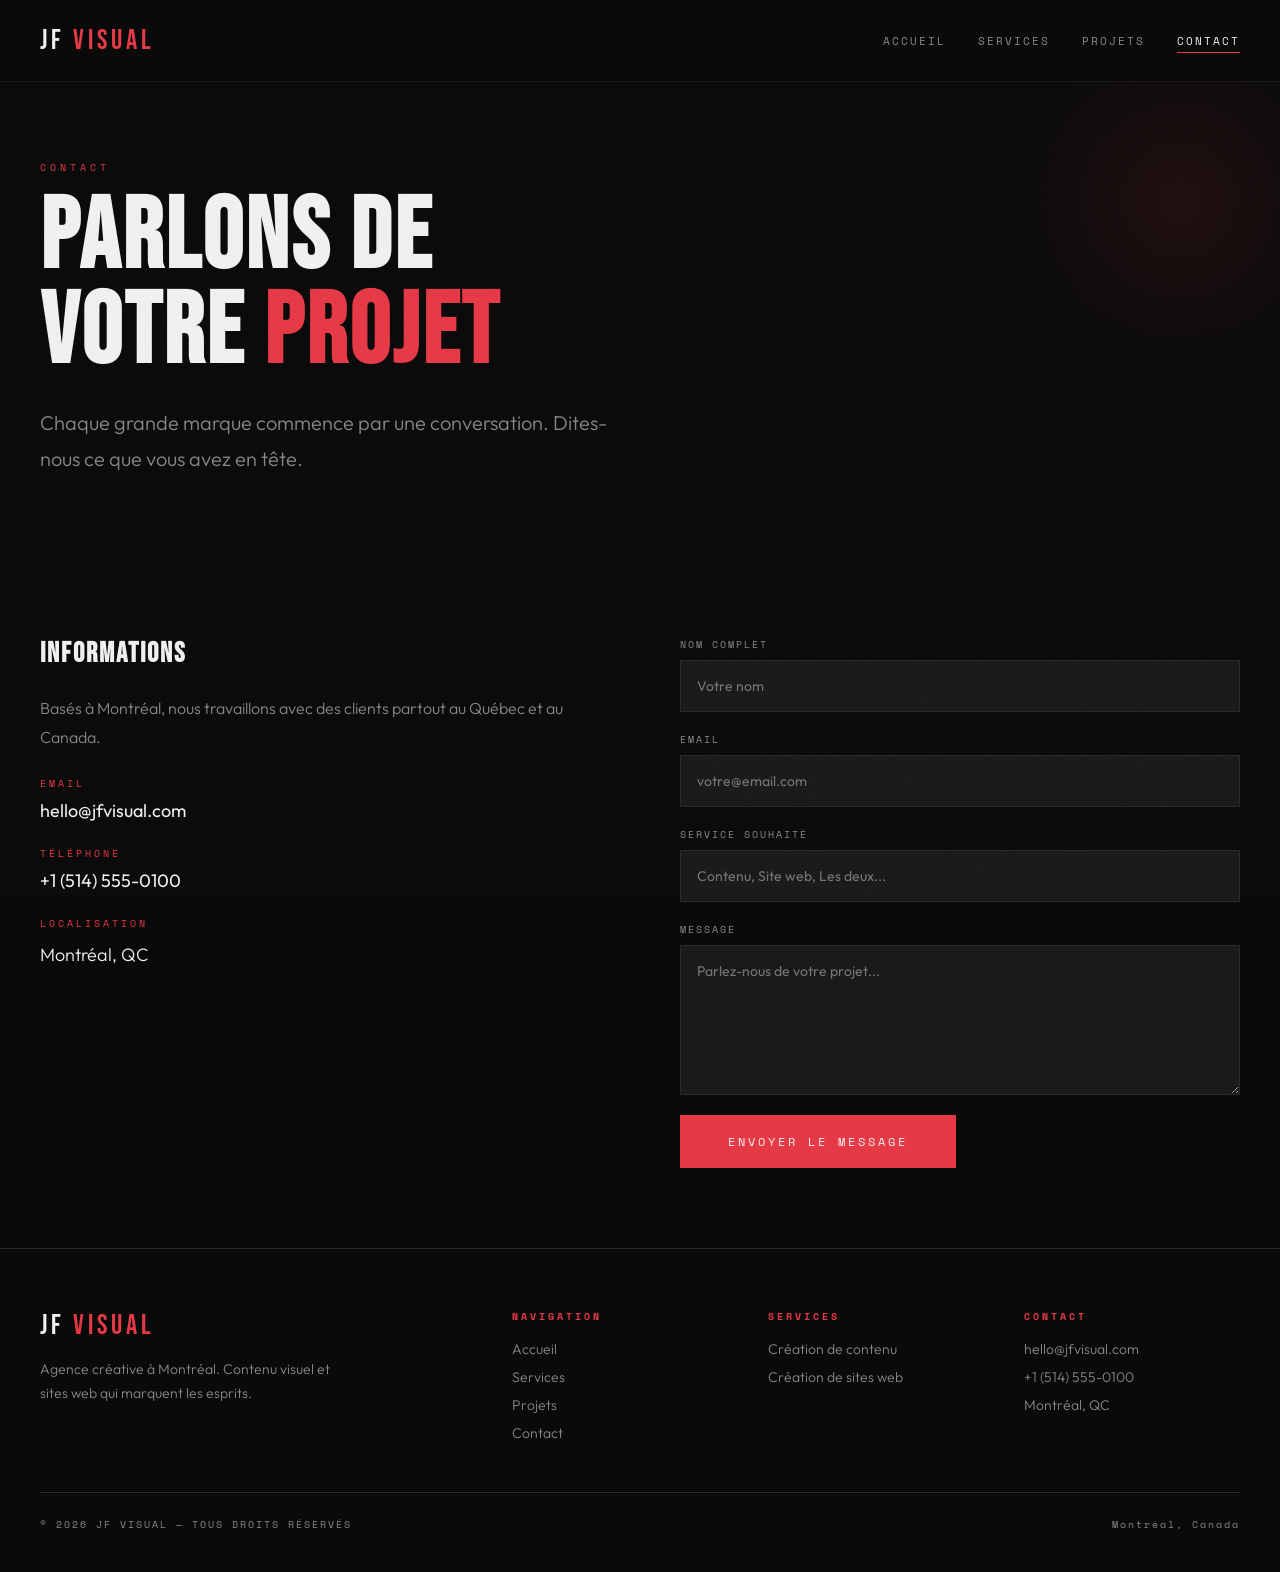
<file: contact.html>
<!DOCTYPE html>
<html lang="fr">
<head>
<meta charset="UTF-8">
<meta name="viewport" content="width=device-width, initial-scale=1.0">
<title>Contact — JF Visual</title>
<link href="https://fonts.googleapis.com/css2?family=Bebas+Neue&family=Space+Mono:wght@400;700&family=Outfit:wght@300;400;500;600;700&display=swap" rel="stylesheet">
<link rel="stylesheet" href="/css/styles.css">
</head>
<body>
<div class="page-header">
<div class="label reveal">Contact</div>
<h1 class="reveal">PARLONS DE<br>VOTRE <em>PROJET</em></h1>
<p class="intro reveal">Chaque grande marque commence par une conversation. Dites-nous ce que vous avez en tête.</p>
</div>
<div class="contact-grid">
<div class="contact-info reveal">
<h3>INFORMATIONS</h3>
<p>Basés à Montréal, nous travaillons avec des clients partout au Québec et au Canada.</p>
<div class="contact-detail"><div class="label">Email</div><a href="mailto:hello@jfvisual.com">hello@jfvisual.com</a></div>
<div class="contact-detail"><div class="label">Téléphone</div><a href="tel:+15145550100">+1 (514) 555-0100</a></div>
<div class="contact-detail"><div class="label">Localisation</div><p style="font-size:18px;color:var(--white)">Montréal, QC</p></div>
</div>
<div class="contact-form reveal">
<div class="form-group"><label>Nom complet</label><input type="text" name="name" placeholder="Votre nom"></div>
<div class="form-group"><label>Email</label><input type="email" name="email" placeholder="votre@email.com"></div>
<div class="form-group"><label>Service souhaité</label><input type="text" name="service" placeholder="Contenu, Site web, Les deux..."></div>
<div class="form-group"><label>Message</label><textarea name="message" placeholder="Parlez-nous de votre projet..."></textarea></div>
<button type="button" class="submit-btn">Envoyer le message</button>
</div>
</div>
<script src="/js/components.js"></script>
</body>
</html>
</file>
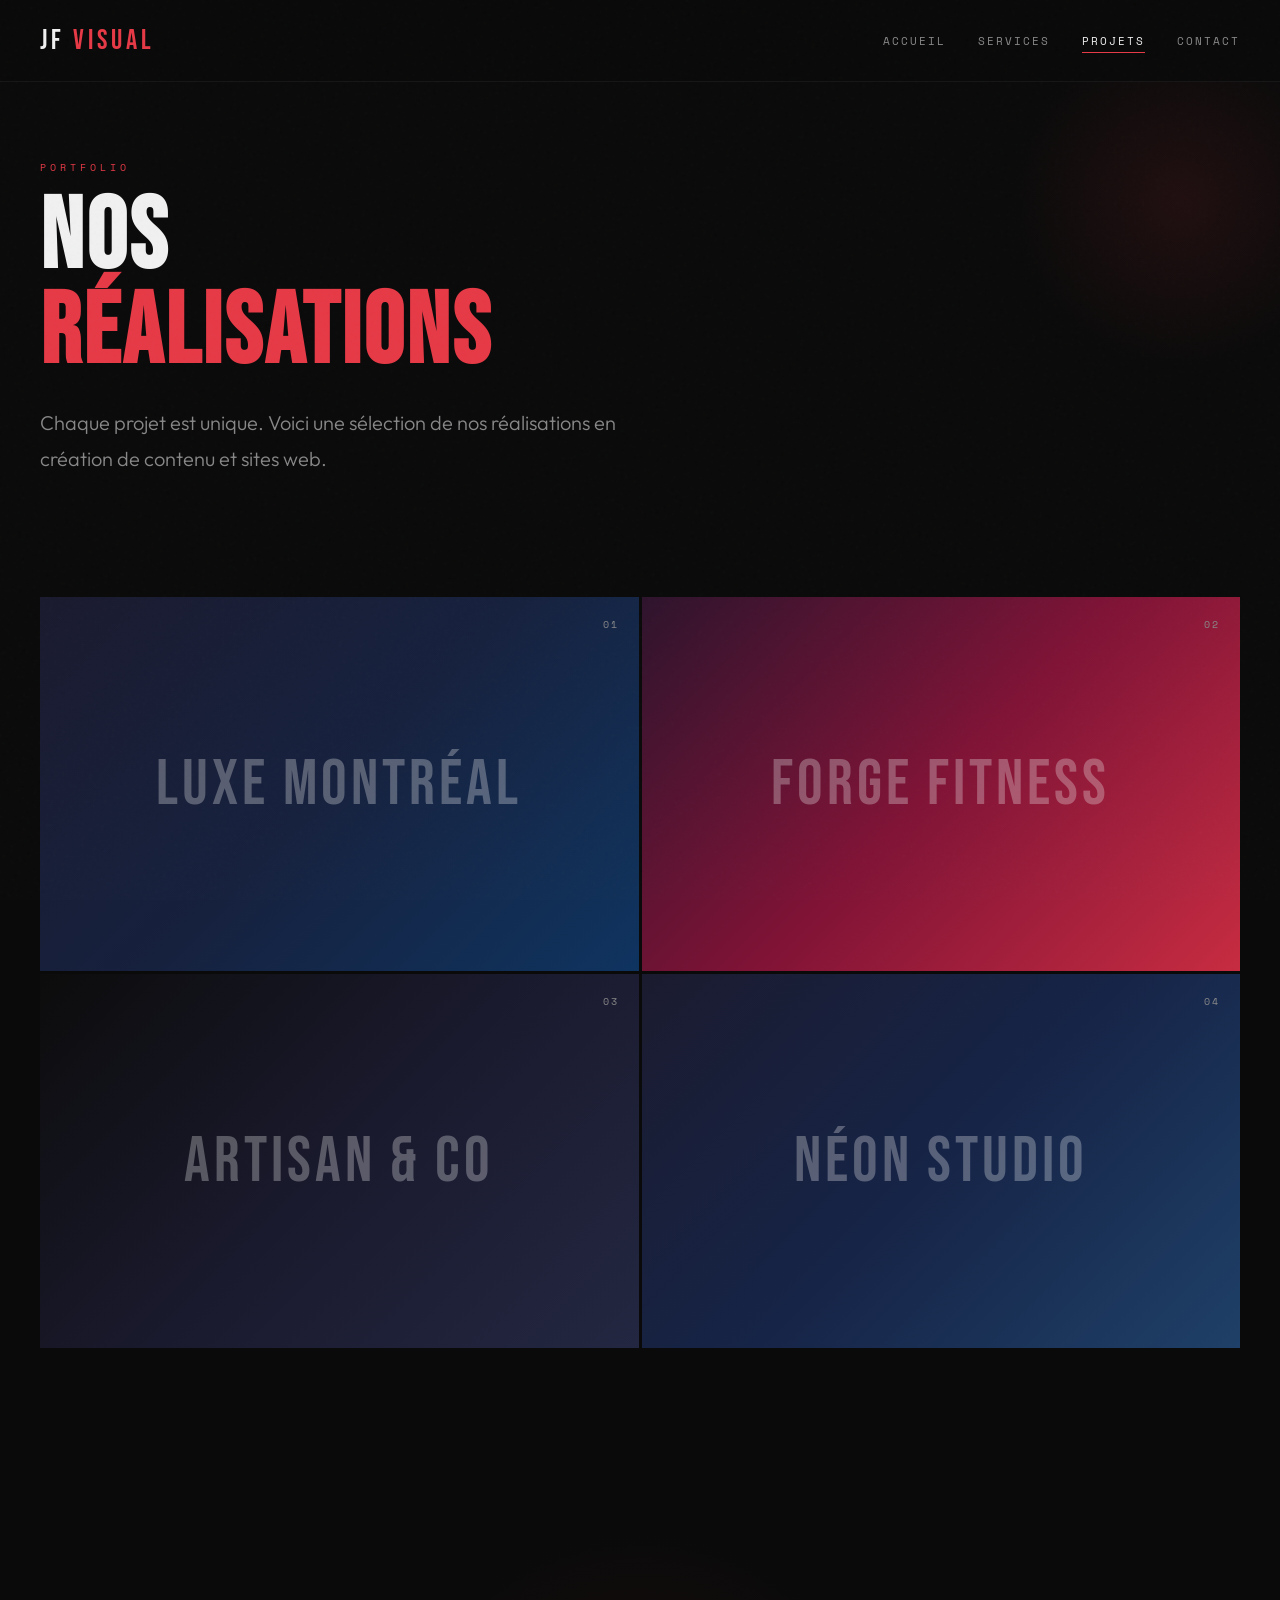
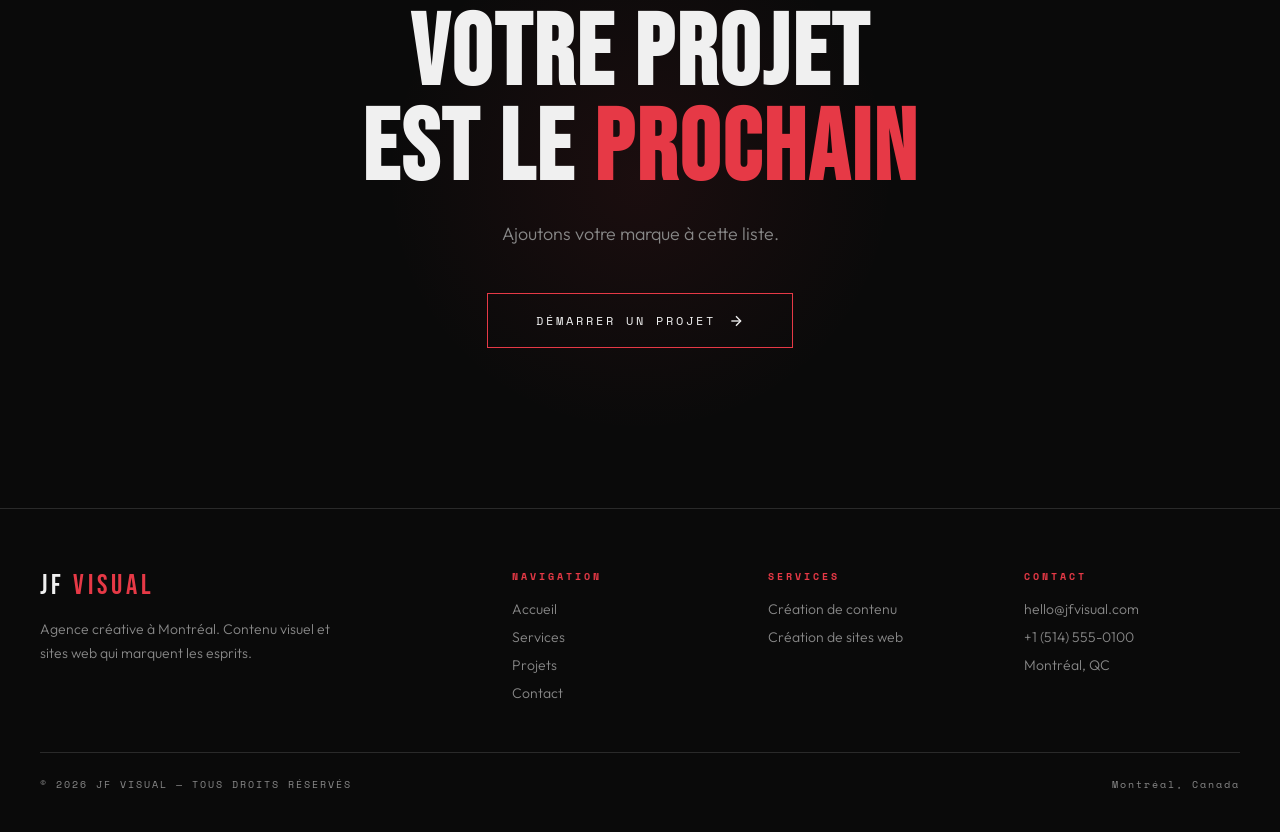
<file: projets.html>
<!DOCTYPE html>
<html lang="fr">
<head>
<meta charset="UTF-8">
<meta name="viewport" content="width=device-width, initial-scale=1.0">
<title>Projets — JF Visual</title>
<link href="https://fonts.googleapis.com/css2?family=Bebas+Neue&family=Space+Mono:wght@400;700&family=Outfit:wght@300;400;500;600;700&display=swap" rel="stylesheet">
<link rel="stylesheet" href="/css/styles.css">
</head>
<body>
<div class="page-header">
<div class="label reveal">Portfolio</div>
<h1 class="reveal">NOS<br><em>RÉALISATIONS</em></h1>
<p class="intro reveal">Chaque projet est unique. Voici une sélection de nos réalisations en création de contenu et sites web.</p>
</div>
<div class="section" style="padding-top:0">
<div class="portfolio-grid">
<div class="portfolio-item reveal"><div class="inner" style="background:linear-gradient(135deg,#1a1a2e,#16213e,#0f3460)"><span class="p-label">LUXE MONTRÉAL</span></div><div class="overlay"><div class="p-tag">Site web + Contenu</div><div class="p-title">LUXE MONTRÉAL</div></div><div class="p-number">01</div></div>
<div class="portfolio-item reveal"><div class="inner" style="background:linear-gradient(135deg,#2d132c,#801336,#c72c41)"><span class="p-label">FORGE FITNESS</span></div><div class="overlay"><div class="p-tag">Branding + Site web</div><div class="p-title">FORGE FITNESS</div></div><div class="p-number">02</div></div>
<div class="portfolio-item reveal"><div class="inner" style="background:linear-gradient(135deg,#0c0c0c,#1a1a2e,#232741)"><span class="p-label">ARTISAN &amp; CO</span></div><div class="overlay"><div class="p-tag">Contenu Social</div><div class="p-title">ARTISAN &amp; CO</div></div><div class="p-number">03</div></div>
<div class="portfolio-item reveal"><div class="inner" style="background:linear-gradient(135deg,#1b1b2f,#162447,#1f4068)"><span class="p-label">NÉON STUDIO</span></div><div class="overlay"><div class="p-tag">Identité + Site web</div><div class="p-title">NÉON STUDIO</div></div><div class="p-number">04</div></div>
</div>
</div>
<div class="cta-section"><h2 class="cta-title reveal">VOTRE PROJET<br>EST LE <em>PROCHAIN</em></h2><p class="cta-sub reveal">Ajoutons votre marque à cette liste.</p>
<a href="/contact.html" class="cta-btn reveal"><span>Démarrer un projet</span><svg viewBox="0 0 24 24"><line x1="5" y1="12" x2="19" y2="12"/><polyline points="12 5 19 12 12 19"/></svg></a></div>
<script src="/js/components.js"></script>
</body>
</html>
</file>
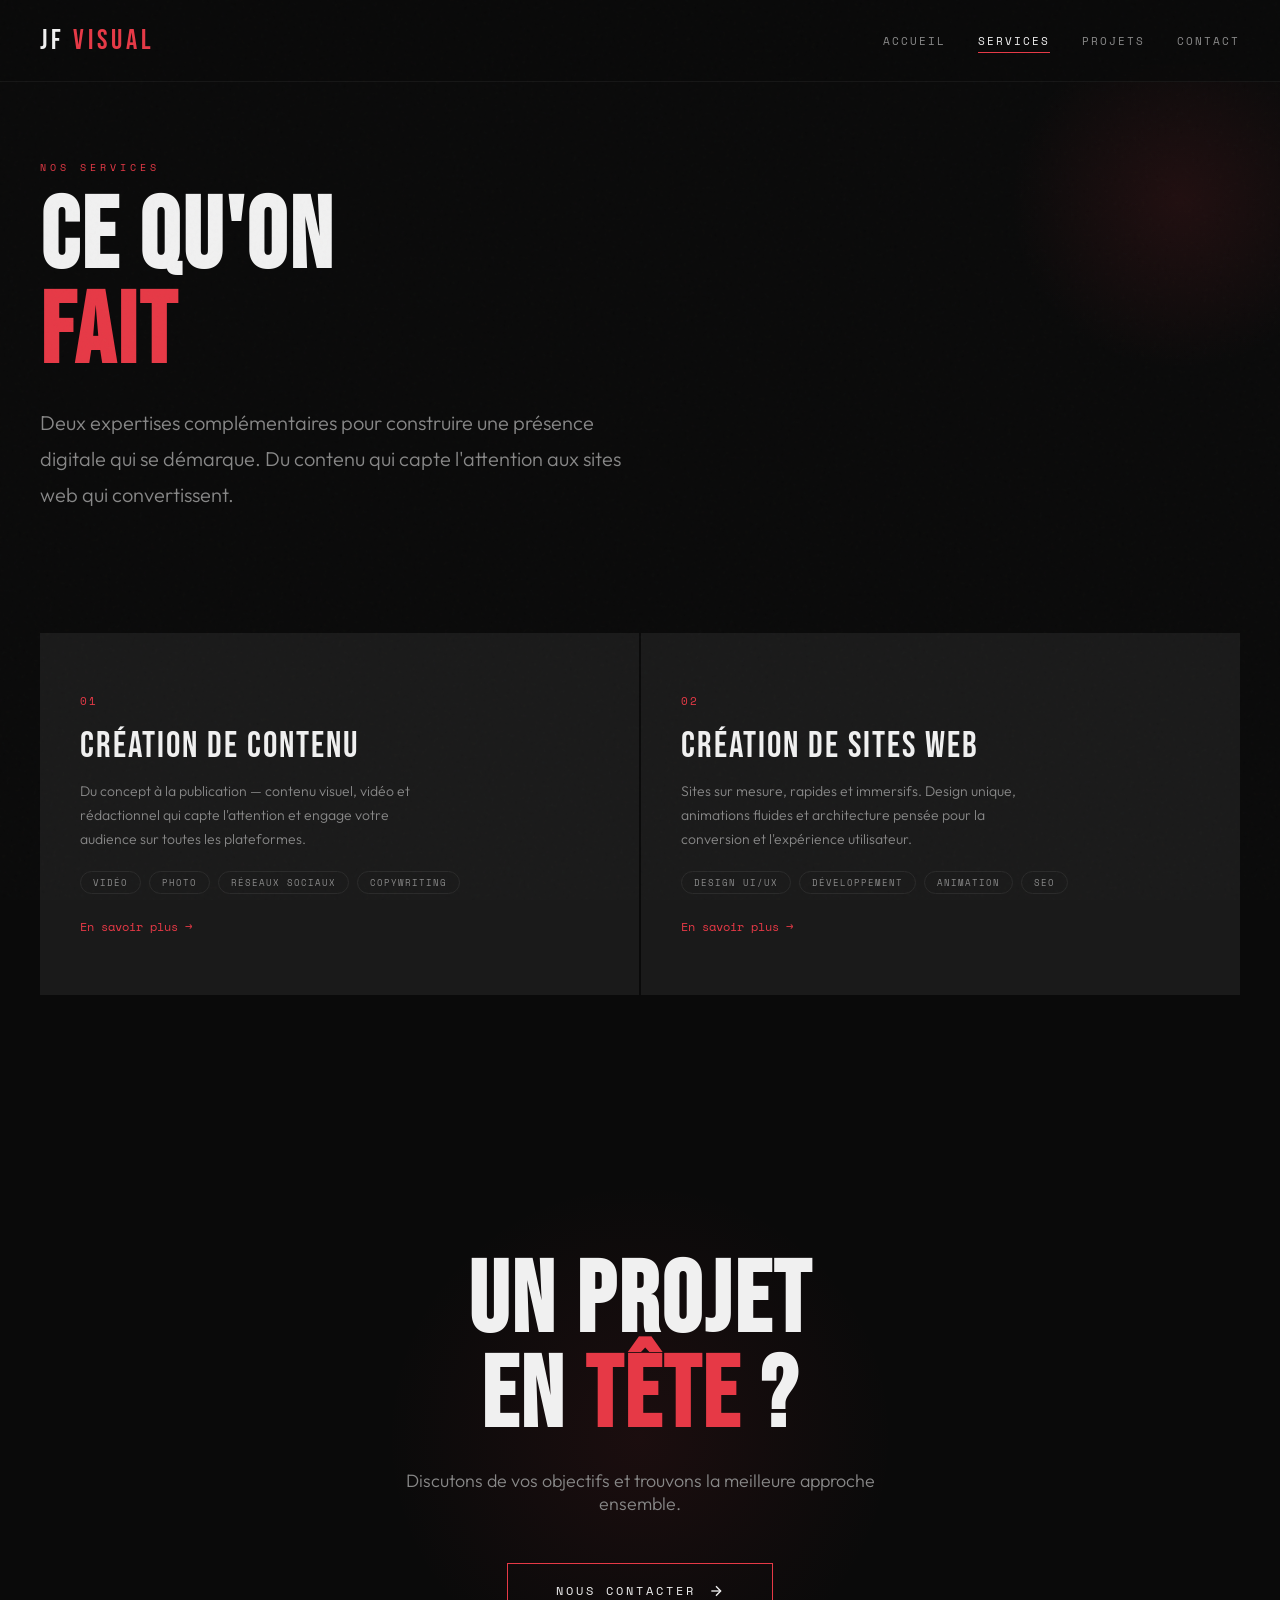
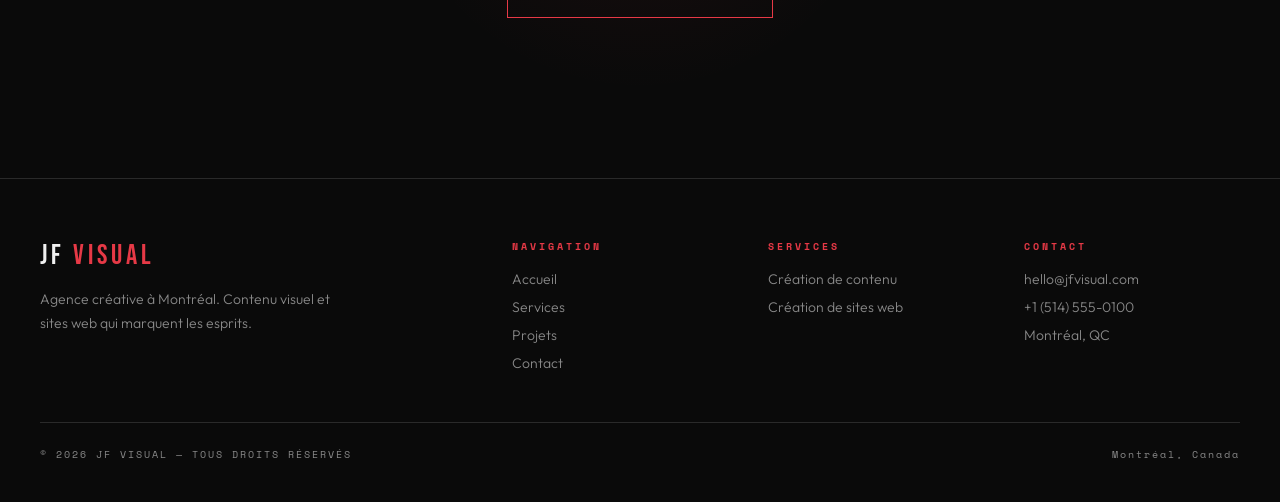
<file: services.html>
<!DOCTYPE html>
<html lang="fr">
<head>
<meta charset="UTF-8">
<meta name="viewport" content="width=device-width, initial-scale=1.0">
<title>Services — JF Visual</title>
<meta name="description" content="Nos services de création de contenu et sites web">
<link href="https://fonts.googleapis.com/css2?family=Bebas+Neue&family=Space+Mono:wght@400;700&family=Outfit:wght@300;400;500;600;700&display=swap" rel="stylesheet">
<link rel="stylesheet" href="/css/styles.css">
</head>
<body>
<div class="page-header">
<div class="label reveal">Nos services</div>
<h1 class="reveal">CE QU'ON<br><em>FAIT</em></h1>
<p class="intro reveal">Deux expertises complémentaires pour construire une présence digitale qui se démarque. Du contenu qui capte l'attention aux sites web qui convertissent.</p>
</div>
<div class="section" style="padding-top:0">
<div class="services-grid">
<a href="/services/creation-contenu.html" class="service-card reveal"><div class="service-num">01</div><div class="service-name">CRÉATION DE CONTENU</div><div class="service-desc">Du concept à la publication — contenu visuel, vidéo et rédactionnel qui capte l'attention et engage votre audience sur toutes les plateformes.</div><div class="service-tags"><span>Vidéo</span><span>Photo</span><span>Réseaux sociaux</span><span>Copywriting</span></div><div class="service-arrow">En savoir plus →</div></a>
<a href="/services/creation-sites-web.html" class="service-card reveal"><div class="service-num">02</div><div class="service-name">CRÉATION DE SITES WEB</div><div class="service-desc">Sites sur mesure, rapides et immersifs. Design unique, animations fluides et architecture pensée pour la conversion et l'expérience utilisateur.</div><div class="service-tags"><span>Design UI/UX</span><span>Développement</span><span>Animation</span><span>SEO</span></div><div class="service-arrow">En savoir plus →</div></a>
</div>
</div>
<div class="cta-section"><h2 class="cta-title reveal">UN PROJET<br>EN <em>TÊTE</em> ?</h2><p class="cta-sub reveal">Discutons de vos objectifs et trouvons la meilleure approche ensemble.</p>
<a href="/contact.html" class="cta-btn reveal"><span>Nous contacter</span><svg viewBox="0 0 24 24"><line x1="5" y1="12" x2="19" y2="12"/><polyline points="12 5 19 12 12 19"/></svg></a></div>
<script src="/js/components.js"></script>
</body>
</html>
</file>
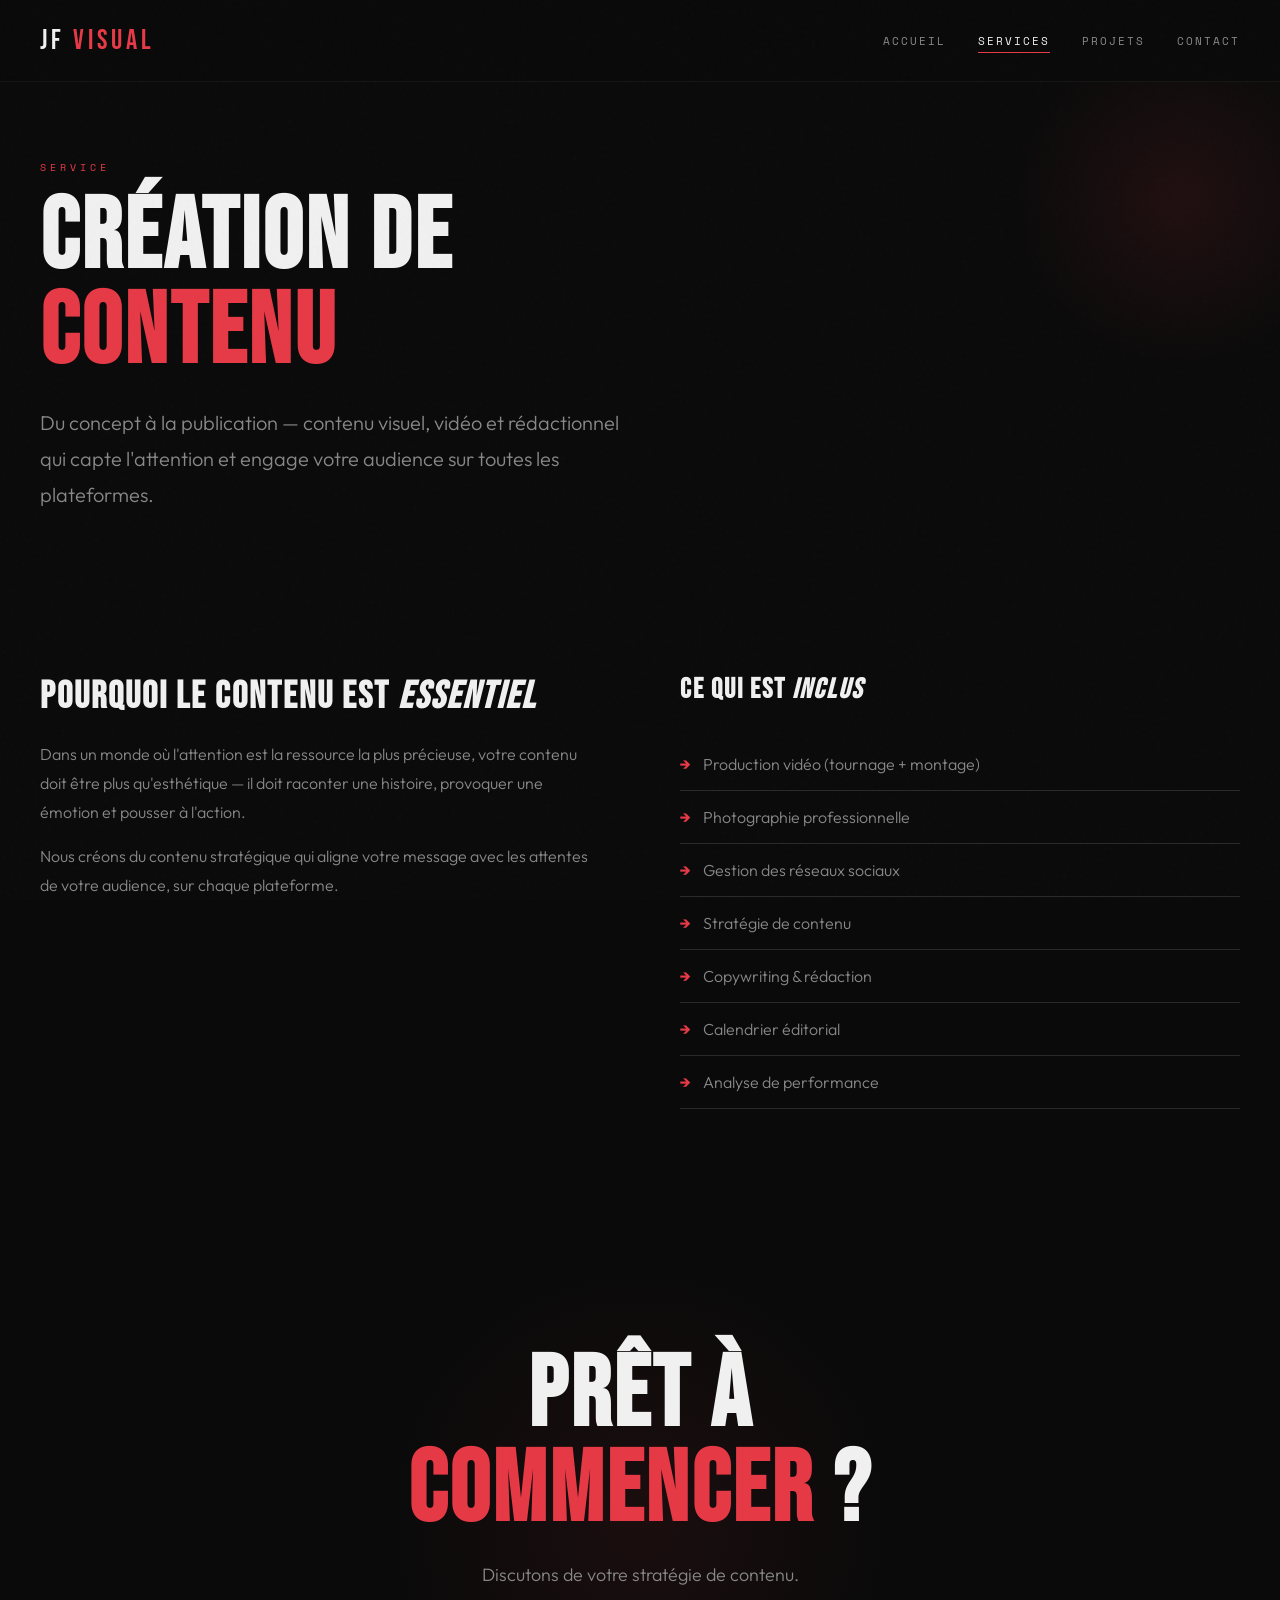
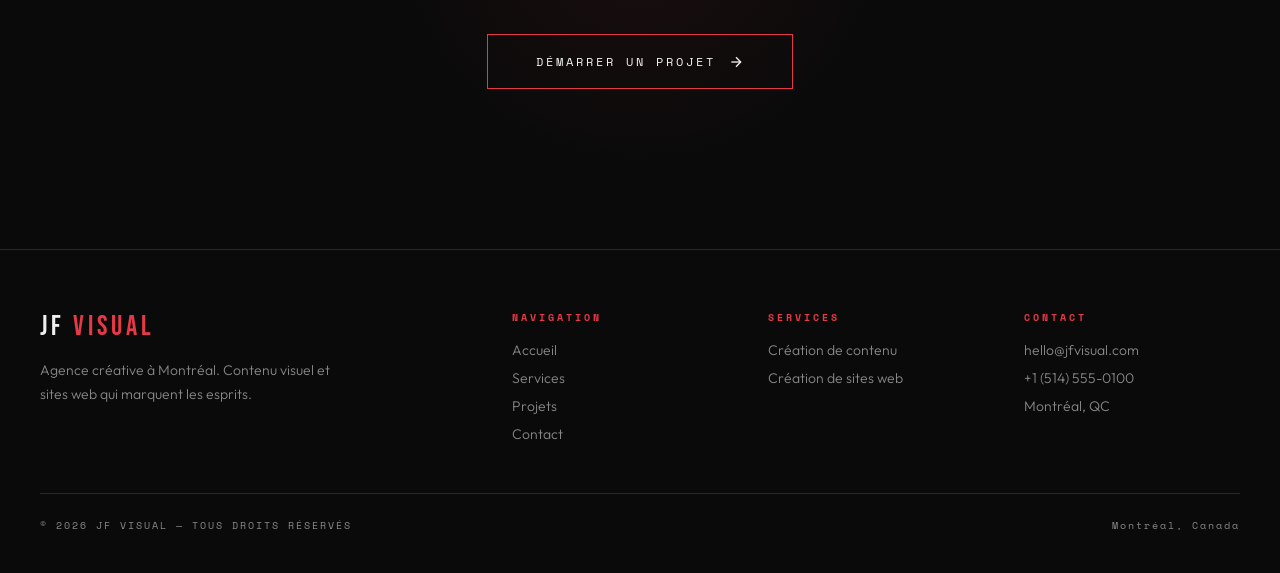
<file: services/creation-contenu.html>
<!DOCTYPE html>
<html lang="fr">
<head>
<meta charset="UTF-8">
<meta name="viewport" content="width=device-width, initial-scale=1.0">
<title>Création de contenu — JF Visual</title>
<link href="https://fonts.googleapis.com/css2?family=Bebas+Neue&family=Space+Mono:wght@400;700&family=Outfit:wght@300;400;500;600;700&display=swap" rel="stylesheet">
<link rel="stylesheet" href="/css/styles.css">
</head>
<body>
<div class="page-header">
<div class="label reveal">Service</div>
<h1 class="reveal">CRÉATION DE<br><em>CONTENU</em></h1>
<p class="intro reveal">Du concept à la publication — contenu visuel, vidéo et rédactionnel qui capte l'attention et engage votre audience sur toutes les plateformes.</p>
</div>
<div class="service-detail">
<div class="service-detail-content reveal">
<h2>POURQUOI LE CONTENU EST <em>ESSENTIEL</em></h2>
<p>Dans un monde où l'attention est la ressource la plus précieuse, votre contenu doit être plus qu'esthétique — il doit raconter une histoire, provoquer une émotion et pousser à l'action.</p>
<p>Nous créons du contenu stratégique qui aligne votre message avec les attentes de votre audience, sur chaque plateforme.</p>
</div>
<div class="reveal">
<h2 style="font-family:var(--font-display);font-size:28px;letter-spacing:2px;margin-bottom:20px">CE QUI EST <em>INCLUS</em></h2>
<ul class="service-features">
<li>Production vidéo (tournage + montage)</li>
<li>Photographie professionnelle</li>
<li>Gestion des réseaux sociaux</li>
<li>Stratégie de contenu</li>
<li>Copywriting & rédaction</li>
<li>Calendrier éditorial</li>
<li>Analyse de performance</li>
</ul>
</div>
</div>
<div class="cta-section"><h2 class="cta-title reveal">PRÊT À<br><em>COMMENCER</em> ?</h2><p class="cta-sub reveal">Discutons de votre stratégie de contenu.</p>
<a href="/contact.html" class="cta-btn reveal"><span>Démarrer un projet</span><svg viewBox="0 0 24 24"><line x1="5" y1="12" x2="19" y2="12"/><polyline points="12 5 19 12 12 19"/></svg></a></div>
<script src="/js/components.js"></script>
</body>
</html>
</file>
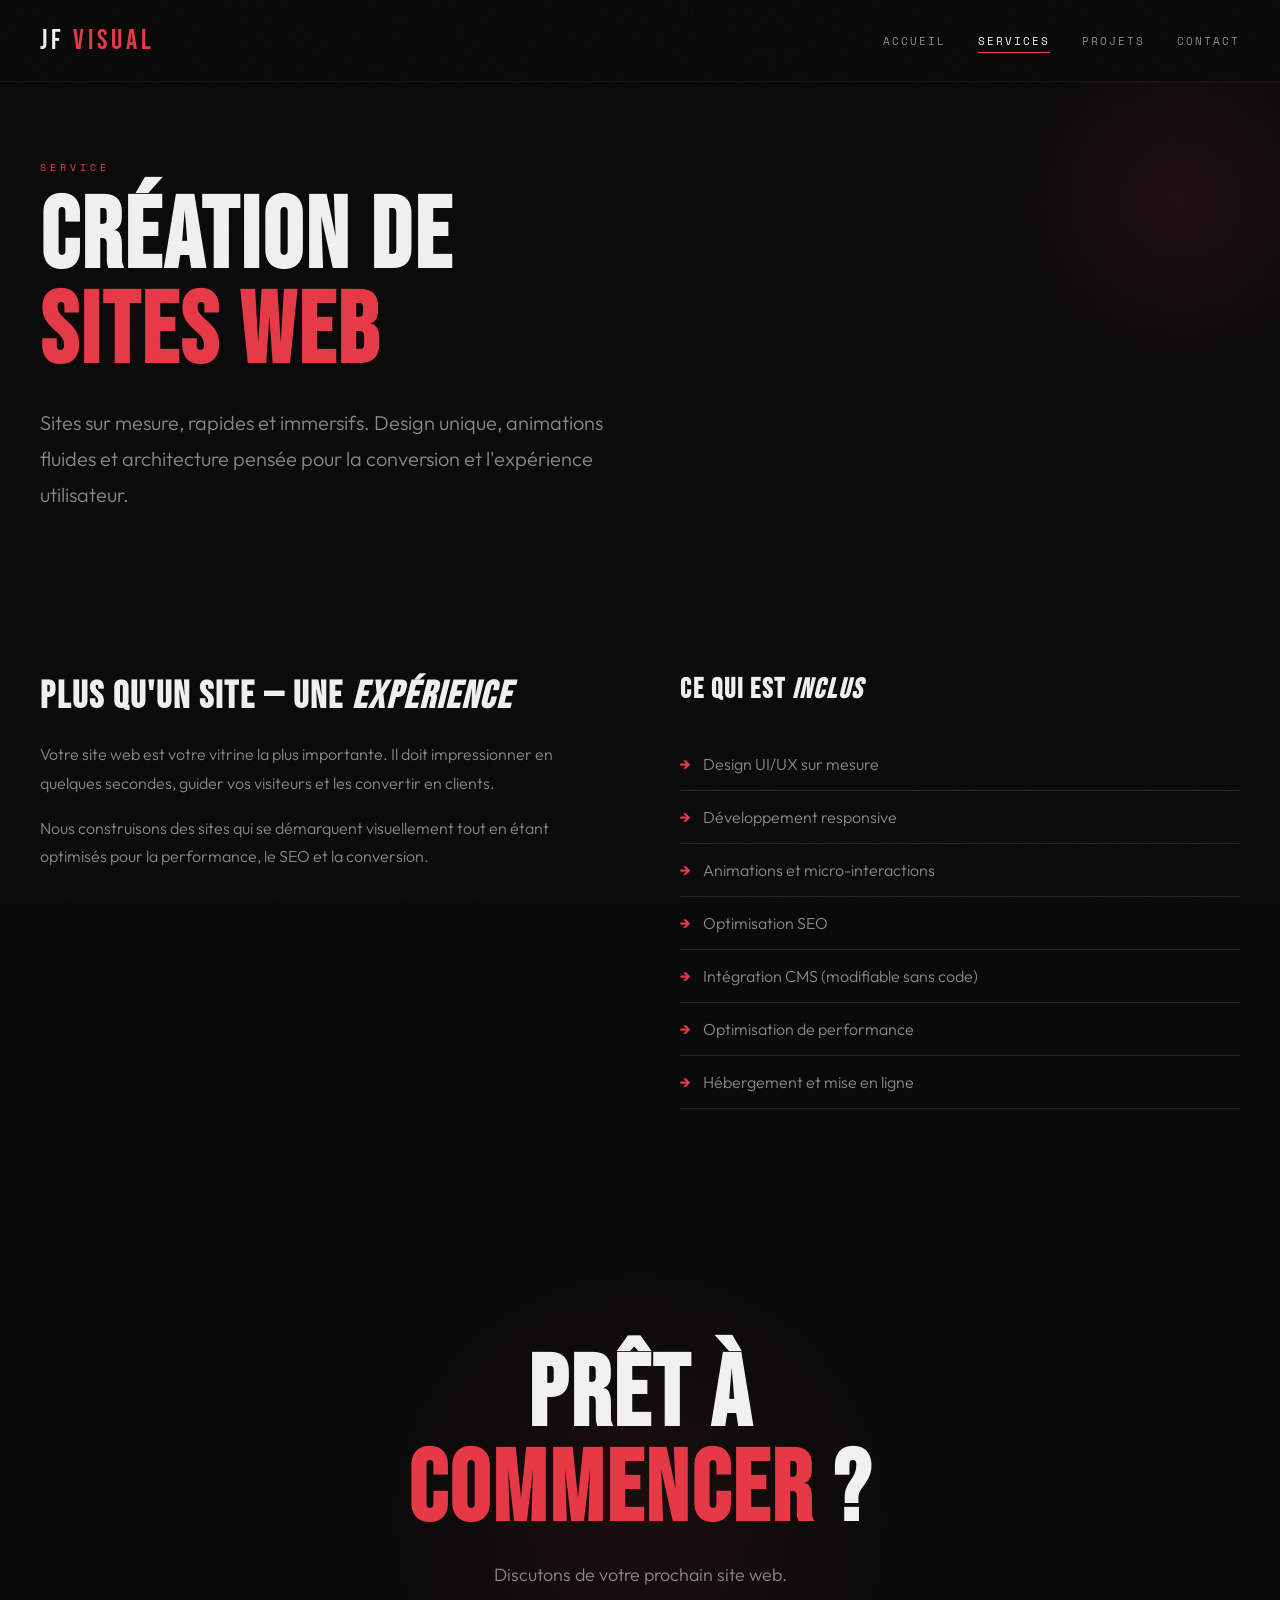
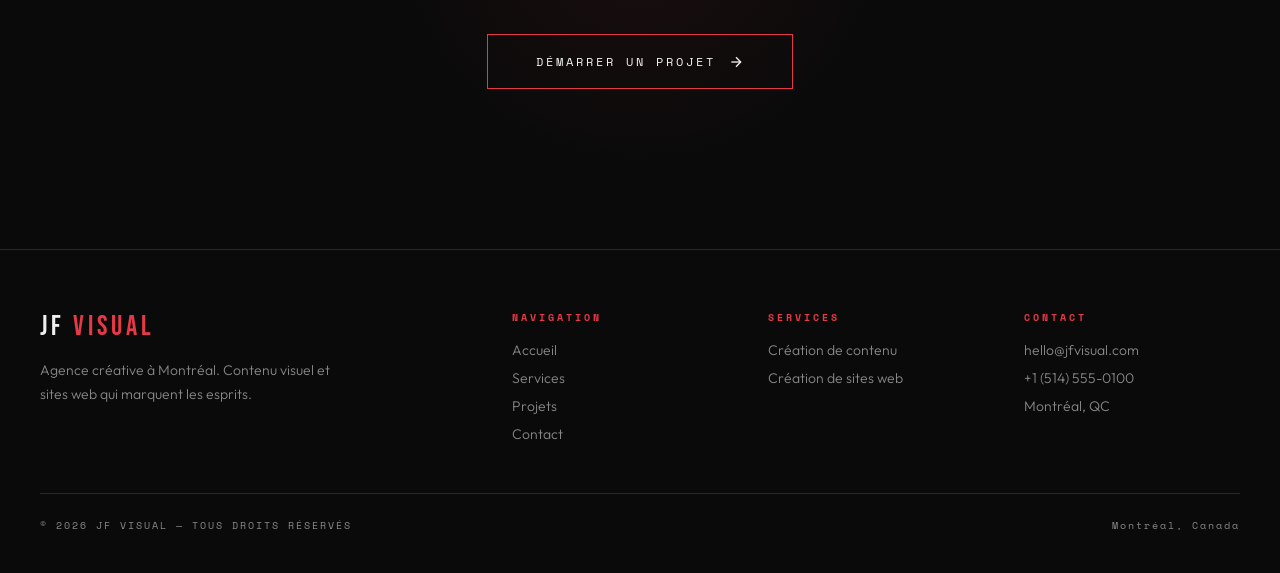
<file: services/creation-sites-web.html>
<!DOCTYPE html>
<html lang="fr">
<head>
<meta charset="UTF-8">
<meta name="viewport" content="width=device-width, initial-scale=1.0">
<title>Création de sites web — JF Visual</title>
<link href="https://fonts.googleapis.com/css2?family=Bebas+Neue&family=Space+Mono:wght@400;700&family=Outfit:wght@300;400;500;600;700&display=swap" rel="stylesheet">
<link rel="stylesheet" href="/css/styles.css">
</head>
<body>
<div class="page-header">
<div class="label reveal">Service</div>
<h1 class="reveal">CRÉATION DE<br><em>SITES WEB</em></h1>
<p class="intro reveal">Sites sur mesure, rapides et immersifs. Design unique, animations fluides et architecture pensée pour la conversion et l'expérience utilisateur.</p>
</div>
<div class="service-detail">
<div class="service-detail-content reveal">
<h2>PLUS QU'UN SITE — UNE <em>EXPÉRIENCE</em></h2>
<p>Votre site web est votre vitrine la plus importante. Il doit impressionner en quelques secondes, guider vos visiteurs et les convertir en clients.</p>
<p>Nous construisons des sites qui se démarquent visuellement tout en étant optimisés pour la performance, le SEO et la conversion.</p>
</div>
<div class="reveal">
<h2 style="font-family:var(--font-display);font-size:28px;letter-spacing:2px;margin-bottom:20px">CE QUI EST <em>INCLUS</em></h2>
<ul class="service-features">
<li>Design UI/UX sur mesure</li>
<li>Développement responsive</li>
<li>Animations et micro-interactions</li>
<li>Optimisation SEO</li>
<li>Intégration CMS (modifiable sans code)</li>
<li>Optimisation de performance</li>
<li>Hébergement et mise en ligne</li>
</ul>
</div>
</div>
<div class="cta-section"><h2 class="cta-title reveal">PRÊT À<br><em>COMMENCER</em> ?</h2><p class="cta-sub reveal">Discutons de votre prochain site web.</p>
<a href="/contact.html" class="cta-btn reveal"><span>Démarrer un projet</span><svg viewBox="0 0 24 24"><line x1="5" y1="12" x2="19" y2="12"/><polyline points="12 5 19 12 12 19"/></svg></a></div>
<script src="/js/components.js"></script>
</body>
</html>
</file>
<file: css/styles.css>
*,*::before,*::after{margin:0;padding:0;box-sizing:border-box}
:root{--black:#0a0a0a;--white:#f0f0f0;--gray:#888;--gray-dark:#1a1a1a;--gray-mid:#2a2a2a;--red:#e63946;--font-display:'Bebas Neue',sans-serif;--font-mono:'Space Mono',monospace;--font-body:'Outfit',sans-serif}
html{scroll-behavior:smooth;overflow-x:hidden}body{background:var(--black);color:var(--white);font-family:var(--font-body);overflow-x:hidden}::selection{background:var(--red);color:var(--white)}a{color:inherit;text-decoration:none}
nav{position:fixed;top:0;left:0;right:0;z-index:1000;padding:24px 40px;display:flex;justify-content:space-between;align-items:center;background:rgba(10,10,10,.85);backdrop-filter:blur(12px);border-bottom:1px solid rgba(255,255,255,.05)}
.nav-logo{font-family:var(--font-display);font-size:28px;letter-spacing:4px;color:var(--white)}.nav-logo span{color:var(--red)}
.nav-links{display:flex;gap:32px}.nav-links a{font-family:var(--font-mono);font-size:11px;letter-spacing:2px;text-transform:uppercase;color:var(--gray);position:relative;transition:color .3s}
.nav-links a::after{content:'';position:absolute;bottom:-4px;left:0;width:0;height:1px;background:var(--red);transition:width .3s}.nav-links a:hover,.nav-links a.active{color:var(--white)}.nav-links a:hover::after,.nav-links a.active::after{width:100%}
.page-header{padding:160px 40px 80px;position:relative;overflow:hidden}
.page-header::before{content:'';position:absolute;top:0;right:-100px;width:400px;height:400px;background:radial-gradient(circle,rgba(230,57,70,.1),transparent 60%);pointer-events:none}
.page-header .label{font-family:var(--font-mono);font-size:10px;letter-spacing:4px;text-transform:uppercase;color:var(--red);margin-bottom:16px}
.page-header h1{font-family:var(--font-display);font-size:clamp(48px,8vw,100px);line-height:.95;letter-spacing:3px}.page-header h1 em{font-style:normal;color:var(--red)}
.page-header .intro{font-weight:300;font-size:clamp(16px,1.6vw,20px);color:var(--gray);max-width:600px;line-height:1.8;margin-top:24px}
.section{padding:100px 40px;position:relative}
.section-label{font-family:var(--font-mono);font-size:10px;letter-spacing:4px;text-transform:uppercase;color:var(--red);margin-bottom:16px}
.section-title{font-family:var(--font-display);font-size:clamp(36px,5vw,64px);line-height:1;letter-spacing:2px;margin-bottom:24px}.section-title em{font-style:normal;color:var(--red)}
.section-text{font-weight:300;font-size:clamp(14px,1.4vw,18px);color:var(--gray);max-width:600px;line-height:1.8}
#hero{height:100vh;display:flex;align-items:center;justify-content:center;position:relative;overflow:hidden}
#webgl-canvas{position:absolute;inset:0;z-index:1}
.hero-content{position:relative;z-index:2;text-align:center;padding:0 20px;pointer-events:none}
.hero-tag{font-family:var(--font-mono);font-size:11px;letter-spacing:4px;text-transform:uppercase;color:var(--red);margin-bottom:24px;opacity:0;animation:fadeUp .8s .3s forwards}
.hero-title{font-family:var(--font-display);font-size:clamp(48px,10vw,140px);line-height:.9;letter-spacing:4px;opacity:0;animation:fadeUp .8s .5s forwards;text-shadow:0 0 60px rgba(10,10,10,.9)}.hero-title span{color:var(--red)}
.hero-sub{font-weight:300;font-size:clamp(14px,1.8vw,20px);color:var(--gray);margin:24px auto 0;max-width:500px;opacity:0;animation:fadeUp .8s .7s forwards}
.hero-cta{display:inline-flex;align-items:center;gap:12px;font-family:var(--font-mono);font-size:12px;letter-spacing:3px;text-transform:uppercase;color:var(--white);border:1px solid var(--red);padding:16px 40px;margin-top:40px;pointer-events:auto;position:relative;overflow:hidden;opacity:0;animation:fadeUp .8s .9s forwards;background:transparent;cursor:pointer}
.hero-cta::before{content:'';position:absolute;inset:0;background:var(--red);transform:translateX(-101%);transition:transform .4s}.hero-cta:hover::before{transform:translateX(0)}
.hero-cta span,.hero-cta svg{position:relative;z-index:1}.hero-cta svg{width:16px;height:16px;stroke:currentColor;fill:none;stroke-width:2}
.scroll-indicator{position:absolute;bottom:40px;left:50%;transform:translateX(-50%);display:flex;flex-direction:column;align-items:center;gap:8px;opacity:0;animation:fadeUp .8s 1.1s forwards;z-index:2}
.scroll-indicator span{font-family:var(--font-mono);font-size:9px;letter-spacing:3px;text-transform:uppercase;color:var(--gray)}
.scroll-line{width:1px;height:40px;background:linear-gradient(to bottom,var(--red),transparent);animation:scrollPulse 2s infinite}
@keyframes fadeUp{from{opacity:0;transform:translateY(30px)}to{opacity:1;transform:translateY(0)}}
@keyframes scrollPulse{0%,100%{opacity:.3;transform:scaleY(.5)}50%{opacity:1;transform:scaleY(1)}}
.marquee-wrap{overflow:hidden;padding:40px 0;border-top:1px solid var(--gray-mid);border-bottom:1px solid var(--gray-mid)}
.marquee{display:flex;gap:60px;animation:marqueeScroll 20s linear infinite;width:max-content}
.marquee span{font-family:var(--font-display);font-size:clamp(32px,5vw,56px);white-space:nowrap;opacity:.15}.marquee span.red{color:var(--red);opacity:.6}
@keyframes marqueeScroll{0%{transform:translateX(0)}100%{transform:translateX(-50%)}}
.stats-row{display:grid;grid-template-columns:repeat(3,1fr);gap:40px;padding:60px 40px;border-bottom:1px solid var(--gray-mid)}
.stat{text-align:center}.stat-number{font-family:var(--font-display);font-size:clamp(48px,6vw,72px);line-height:1}.stat-number span{color:var(--red)}
.stat-label{font-family:var(--font-mono);font-size:10px;letter-spacing:3px;text-transform:uppercase;color:var(--gray);margin-top:8px}
.services-grid{display:grid;grid-template-columns:1fr 1fr;gap:2px;margin-top:40px}
.service-card{background:var(--gray-dark);padding:60px 40px;position:relative;overflow:hidden;cursor:pointer;transition:all .5s;display:block}
.service-card::before{content:'';position:absolute;top:0;left:0;width:100%;height:3px;background:var(--red);transform:scaleX(0);transform-origin:left;transition:transform .5s}
.service-card:hover::before{transform:scaleX(1)}.service-card:hover{background:#111}
.service-num{font-family:var(--font-mono);font-size:11px;color:var(--red);letter-spacing:2px}
.service-name{font-family:var(--font-display);font-size:clamp(24px,3vw,36px);letter-spacing:2px;margin:16px 0 12px}
.service-desc{font-weight:300;font-size:14px;color:var(--gray);line-height:1.7;max-width:360px}
.service-tags{display:flex;flex-wrap:wrap;gap:8px;margin-top:20px}
.service-tags span{font-family:var(--font-mono);font-size:9px;letter-spacing:1px;text-transform:uppercase;padding:4px 12px;border:1px solid var(--gray-mid);color:var(--gray);border-radius:20px;transition:all .3s}
.service-card:hover .service-tags span{border-color:var(--red);color:var(--white)}
.service-arrow{font-family:var(--font-mono);font-size:12px;color:var(--red);margin-top:24px;display:flex;align-items:center;gap:8px;transition:opacity .3s}
.service-detail{display:grid;grid-template-columns:1fr 1fr;gap:80px;align-items:start;padding:80px 40px}
.service-detail-content h2{font-family:var(--font-display);font-size:clamp(28px,3vw,40px);letter-spacing:2px;margin-bottom:20px}
.service-detail-content p{font-weight:300;font-size:16px;color:var(--gray);line-height:1.8;margin-bottom:16px}
.service-features{list-style:none;margin-top:32px}.service-features li{padding:16px 0;border-bottom:1px solid var(--gray-mid);font-weight:300;color:var(--gray);display:flex;align-items:center;gap:12px}
.service-features li::before{content:'\2192';color:var(--red);font-weight:700}
.portfolio-grid{display:grid;grid-template-columns:repeat(2,1fr);gap:3px;margin-top:40px}
.portfolio-item{position:relative;overflow:hidden;aspect-ratio:16/10;cursor:pointer;display:block}
.portfolio-item .inner{width:100%;height:100%;transition:transform .8s;display:flex;align-items:center;justify-content:center}
.portfolio-item:hover .inner{transform:scale(1.08)}
.portfolio-item .overlay{position:absolute;inset:0;background:linear-gradient(to top,rgba(10,10,10,.95),transparent 60%);opacity:0;transition:opacity .5s;display:flex;flex-direction:column;justify-content:flex-end;padding:40px;z-index:2}
.portfolio-item:hover .overlay{opacity:1}
.portfolio-item .p-tag{font-family:var(--font-mono);font-size:9px;letter-spacing:3px;text-transform:uppercase;color:var(--red);margin-bottom:8px}
.portfolio-item .p-title{font-family:var(--font-display);font-size:clamp(20px,3vw,32px);letter-spacing:2px}
.portfolio-item .p-number{position:absolute;top:20px;right:20px;font-family:var(--font-mono);font-size:10px;color:var(--gray);letter-spacing:2px;z-index:2}
.portfolio-item .p-label{font-family:var(--font-display);font-size:clamp(32px,5vw,64px);letter-spacing:4px;opacity:.3}
.cta-section{text-align:center;padding:160px 40px;position:relative;overflow:hidden}
.cta-section::before{content:'';position:absolute;top:50%;left:50%;width:600px;height:600px;transform:translate(-50%,-50%);background:radial-gradient(circle,rgba(230,57,70,.08),transparent 60%);pointer-events:none}
.cta-title{font-family:var(--font-display);font-size:clamp(48px,8vw,100px);line-height:.95;letter-spacing:3px;margin-bottom:24px;position:relative;z-index:2}.cta-title em{font-style:normal;color:var(--red)}
.cta-sub{font-weight:300;font-size:clamp(14px,1.4vw,18px);color:var(--gray);margin:0 auto 48px;max-width:500px;position:relative;z-index:2}
.cta-btn{display:inline-flex;align-items:center;gap:12px;font-family:var(--font-mono);font-size:12px;letter-spacing:3px;text-transform:uppercase;color:var(--white);border:1px solid var(--red);padding:18px 48px;position:relative;overflow:hidden;z-index:2;background:transparent}
.cta-btn::before{content:'';position:absolute;inset:0;background:var(--red);transform:translateX(-101%);transition:transform .4s}.cta-btn:hover::before{transform:translateX(0)}
.cta-btn span,.cta-btn svg{position:relative;z-index:1}.cta-btn svg{width:16px;height:16px;stroke:currentColor;fill:none;stroke-width:2}
.contact-grid{display:grid;grid-template-columns:1fr 1fr;gap:80px;padding:80px 40px}
.contact-info h3{font-family:var(--font-display);font-size:28px;letter-spacing:2px;margin-bottom:24px}
.contact-info p{font-weight:300;color:var(--gray);line-height:1.8;margin-bottom:24px}
.contact-detail{margin-bottom:24px}.contact-detail .label{font-family:var(--font-mono);font-size:10px;letter-spacing:3px;text-transform:uppercase;color:var(--red);margin-bottom:8px}
.contact-detail a{font-size:18px;color:var(--white);transition:color .3s}.contact-detail a:hover{color:var(--red)}
.contact-form{display:flex;flex-direction:column;gap:20px}
.form-group{display:flex;flex-direction:column;gap:8px}.form-group label{font-family:var(--font-mono);font-size:10px;letter-spacing:2px;text-transform:uppercase;color:var(--gray)}
.form-group input,.form-group textarea{background:var(--gray-dark);border:1px solid var(--gray-mid);color:var(--white);padding:16px;font-family:var(--font-body);font-size:14px;outline:none;transition:border-color .3s}
.form-group input:focus,.form-group textarea:focus{border-color:var(--red)}.form-group textarea{resize:vertical;min-height:150px}
.submit-btn{font-family:var(--font-mono);font-size:12px;letter-spacing:3px;text-transform:uppercase;color:var(--white);background:var(--red);border:none;padding:18px 48px;cursor:pointer;transition:background .3s;align-self:flex-start}.submit-btn:hover{background:#b5202d}
footer{padding:60px 40px 40px;border-top:1px solid var(--gray-mid)}
.footer-grid{display:grid;grid-template-columns:2fr 1fr 1fr 1fr;gap:40px;margin-bottom:40px}.footer-brand p{font-weight:300;font-size:14px;color:var(--gray);line-height:1.7;max-width:300px;margin-top:16px}
.footer-col h4{font-family:var(--font-mono);font-size:10px;letter-spacing:3px;text-transform:uppercase;color:var(--red);margin-bottom:16px}
.footer-col a{display:block;font-weight:300;font-size:14px;color:var(--gray);margin-bottom:10px;transition:color .3s}.footer-col a:hover{color:var(--white)}
.footer-bottom{display:flex;justify-content:space-between;align-items:center;padding-top:24px;border-top:1px solid var(--gray-mid)}
.footer-bottom p{font-family:var(--font-mono);font-size:10px;color:var(--gray);letter-spacing:2px}
.reveal{opacity:0;transform:translateY(40px);transition:all .8s cubic-bezier(.16,1,.3,1)}.reveal.visible{opacity:1;transform:translateY(0)}
body::after{content:'';position:fixed;inset:0;background:url("data:image/svg+xml,%3Csvg viewBox='0 0 256 256' xmlns='http://www.w3.org/2000/svg'%3E%3Cfilter id='n'%3E%3CfeTurbulence type='fractalNoise' baseFrequency='0.9' numOctaves='4' stitchTiles='stitch'/%3E%3C/filter%3E%3Crect width='100%25' height='100%25' filter='url(%23n)' opacity='0.04'/%3E%3C/svg%3E");pointer-events:none;z-index:9998;opacity:.5}
@media(max-width:900px){nav{padding:16px 20px}.nav-links{display:none}.page-header,.section,.service-detail,.contact-grid{padding-left:20px;padding-right:20px}.services-grid,.portfolio-grid{grid-template-columns:1fr}.service-detail,.contact-grid{grid-template-columns:1fr;gap:40px}.stats-row{grid-template-columns:1fr;gap:24px;padding:40px 20px}.footer-grid{grid-template-columns:1fr 1fr;gap:24px}.footer-bottom{flex-direction:column;text-align:center;gap:12px}}
</file>
